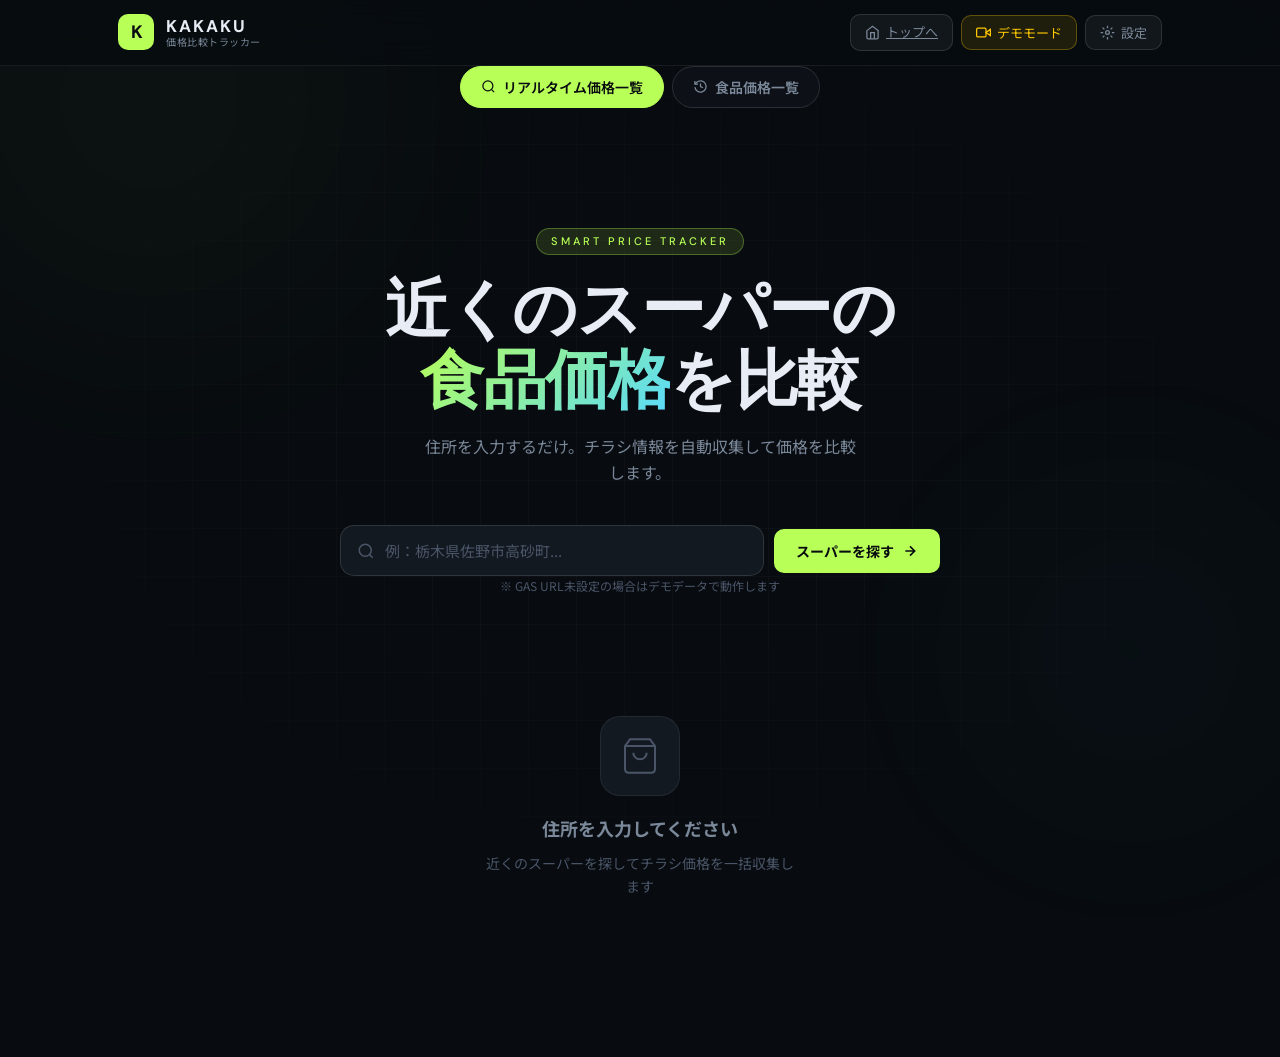
<file: index.html>
<!DOCTYPE html>
<html lang="ja">
<head>
  <meta charset="UTF-8">
  <meta name="viewport" content="width=device-width, initial-scale=1.0">
  <title>スーパーの食品価格比較アプリ</title>
  <link rel="preconnect" href="https://fonts.googleapis.com">
  <link href="https://fonts.googleapis.com/css2?family=DM+Sans:opsz,wght@9..40,300;9..40,500;9..40,700&family=Noto+Sans+JP:wght@300;400;500;700&family=DM+Mono:wght@400;500&display=swap" rel="stylesheet">
  <link rel="stylesheet" href="css/style.css">
</head>
<body>
  <div class="bg-glow bg-glow-1"></div>
  <div class="bg-glow bg-glow-2"></div>
  <div class="bg-grid"></div>

  <header class="header">
    <div class="header-inner">
      <div class="logo">
        <div class="logo-mark">K</div>
        <div class="logo-text">
          <span class="logo-main">KAKAKU</span>
          <span class="logo-sub">価格比較トラッカー</span>
        </div>
      </div>
      <nav class="header-nav">
        <a class="nav-btn" href="home.html">
          <svg width="15" height="15" viewBox="0 0 24 24" fill="none" stroke="currentColor" stroke-width="2"><path d="M3 9l9-7 9 7v11a2 2 0 0 1-2 2H5a2 2 0 0 1-2-2z"/><polyline points="9 22 9 12 15 12 15 22"/></svg>
          トップへ
        </a>
        <button class="nav-btn demo-btn" id="btnDemoMode">
          <svg width="15" height="15" viewBox="0 0 24 24" fill="none" stroke="currentColor" stroke-width="2"><polygon points="23 7 16 12 23 17 23 7"/><rect x="1" y="5" width="15" height="14" rx="2" ry="2"/></svg>
          デモモード
        </button>
        <button class="nav-btn" id="btnToggleSetup">
          <svg width="15" height="15" viewBox="0 0 24 24" fill="none" stroke="currentColor" stroke-width="2"><circle cx="12" cy="12" r="3"/><path d="M12 1v4M12 19v4M4.22 4.22l2.83 2.83M16.95 16.95l2.83 2.83M1 12h4M19 12h4M4.22 19.78l2.83-2.83M16.95 7.05l2.83-2.83"/></svg>
          設定
        </button>
        <a class="nav-btn highlighted" id="btnOpenSheet" style="display:none" target="_blank" rel="noopener">
          <svg width="15" height="15" viewBox="0 0 24 24" fill="none" stroke="currentColor" stroke-width="2"><rect x="3" y="3" width="18" height="18" rx="2"/><path d="M3 9h18M9 21V9"/></svg>
          スプレッドシートを開く
        </a>
      </nav>
      <!-- 携帯幅(@media max-width:640px)でのみ表示されるハンバーガーメニューボタン。
           2026-09-12、携帯画面でのヘッダー崩れ修正対応(ユーザー指摘)。クリック処理はjs/ui.js UI.initHeaderNav()側。 -->
      <button class="menu-toggle" id="btnHeaderMenuToggle" type="button" aria-label="メニューを開く" aria-expanded="false">☰</button>
    </div>
  </header>

  <!-- 設定ドロワー -->
  <div class="settings-overlay" id="settingsOverlay" style="display:none">
    <div class="settings-panel">
      <div class="settings-header">
        <h3>設定</h3>
        <button class="close-btn" id="drawerClose">
          <svg width="18" height="18" viewBox="0 0 24 24" fill="none" stroke="currentColor" stroke-width="2"><line x1="18" y1="6" x2="6" y2="18"/><line x1="6" y1="6" x2="18" y2="18"/></svg>
        </button>
      </div>
      <p class="settings-desc">設定はブラウザに保存されます。GAS URLなしでもデモモードで試せます。</p>
      <p class="settings-desc" style="color:#a6e3a1;margin-top:4px">
        📍 収集したい住所を登録してください。登録後「保存する」を押すと、その住所周辺のスーパー・ドラッグストアが自動で収集対象になります。
      </p>

      <div class="settings-fields">
        <!-- スプレッドシートURL -->
        <div class="field-group">
          <label class="field-label">スプレッドシート URL</label>
          <input type="text" id="sheetUrl" placeholder="https://docs.google.com/spreadsheets/d/..." class="field-input">
          <span class="field-hint">「価格一覧」ボタンのリンク先になります</span>
        </div>

        <!-- 区切り線 -->
        <div class="settings-divider"></div>

        <!-- 住所登録 -->
        <div class="field-group">
          <label class="field-label">収集対象の住所</label>
          <span class="field-hint" style="margin-bottom:12px;display:block">住所を登録すると、その周辺のスーパー・ドラッグストアが自動で収集対象になります</span>

          <div id="addressRows">
            <div class="address-row" style="display:flex;gap:8px;margin-bottom:8px">
              <input type="text" class="field-input address-input" placeholder="例: 栃木県足利市小俣町" style="flex:1">
              <button class="ghost-btn address-delete-btn" style="color:#f38ba8;border-color:rgba(243,139,168,0.4)">削除</button>
            </div>
          </div>
          <button class="add-row-btn" id="btnAddAddressRow">
            <svg width="13" height="13" viewBox="0 0 24 24" fill="none" stroke="currentColor" stroke-width="2.5"><line x1="12" y1="5" x2="12" y2="19"/><line x1="5" y1="12" x2="19" y2="12"/></svg>
            住所を追加
          </button>
        </div>

        <!-- 区切り線 -->
        <div class="settings-divider"></div>

        <!-- スケジュール収集設定 -->
        <div class="field-group">
          <label class="field-label">スケジュール収集</label>
          <div class="auto-collect-row" style="margin-bottom:12px">
            <div class="auto-collect-info">
              <span class="auto-collect-label">スケジュール収集</span>
              <span class="auto-collect-sub" id="lastCollectedAt">最終収集: 未収集</span>
            </div>
            <button class="toggle-btn" id="btnAutoCollect" data-on="false">
              <span class="toggle-knob"></span>
            </button>
          </div>

          <!-- スケジュール時間リスト -->
          <div id="scheduleTimeList"></div>
          <button class="add-row-btn" id="btnAddSchedule">
            <svg width="13" height="13" viewBox="0 0 24 24" fill="none" stroke="currentColor" stroke-width="2.5"><line x1="12" y1="5" x2="12" y2="19"/><line x1="5" y1="12" x2="19" y2="12"/></svg>
            時間を追加（最大5つ）
          </button>
          <span class="field-hint" style="margin-top:8px;display:block">指定時刻に自動収集します。保存時に設定が更新されます。</span>
        </div>

        <!-- 保存ボタン -->
        <div class="field-group">
          <button class="primary-btn" id="btnSaveConfig" style="width:100%">
            <svg width="15" height="15" viewBox="0 0 24 24" fill="none" stroke="currentColor" stroke-width="2"><path d="M19 21H5a2 2 0 0 1-2-2V5a2 2 0 0 1 2-2h11l5 5v11a2 2 0 0 1-2 2z"/><polyline points="17 21 17 13 7 13 7 21"/><polyline points="7 3 7 8 15 8"/></svg>
            保存する
          </button>
        </div>
        <!-- クリアボタン -->
        <div class="field-group">
          <button class="ghost-btn" id="btnClearFilter" style="width:100%;color:#f38ba8;border-color:rgba(243,139,168,0.4)">
            <svg width="15" height="15" viewBox="0 0 24 24" fill="none" stroke="currentColor" stroke-width="2"><polyline points="3 6 5 6 21 6"/><path d="M19 6v14a2 2 0 0 1-2 2H7a2 2 0 0 1-2-2V6m3 0V4a1 1 0 0 1 1-1h4a1 1 0 0 1 1 1v2"/></svg>
            検索フィルターをクリア
          </button>
        </div>
      </div>
    </div>
  </div>

  <!-- デモモードバナー -->
  <div id="demoBanner" style="display:none">
    <div class="demo-banner">
      <span class="demo-banner-icon">🎬</span>
      <span class="demo-banner-text">デモモード中 — すべてサンプルデータで動作しています</span>
      <button class="demo-banner-close" id="btnExitDemo">終了</button>
    </div>
  </div>

  <!-- 価格取得コマンドモーダル -->
  <div id="commandModal" style="display:none;position:fixed;inset:0;background:rgba(0,0,0,0.7);z-index:1000;display:none;align-items:center;justify-content:center">
    <div style="background:#1e1e2e;border:1px solid rgba(255,255,255,0.1);border-radius:16px;padding:28px;width:90%;max-width:560px">
      <div style="display:flex;justify-content:space-between;align-items:center;margin-bottom:16px">
        <h3 style="color:#cdd6f4;font-size:16px;margin:0">💻 ターミナルで以下のコマンドを実行してください</h3>
        <button id="btnCloseModal" style="background:none;border:none;color:#a6adc8;cursor:pointer;font-size:20px">✕</button>
      </div>

      <p style="color:#a6adc8;font-size:13px;margin-bottom:16px">①まずカレントディレクトリを移動してください</p>
      <div style="background:#313244;border-radius:8px;padding:12px 16px;margin-bottom:8px;display:flex;justify-content:space-between;align-items:center">
        <code style="color:#a6e3a1;font-size:13px;word-break:break-all">cd /Users/takadanariaki/IT/AI/チラシ価格取得アプリ/【最新】チラシ情報取得アプリ</code>
        <button onclick="navigator.clipboard.writeText('cd /Users/takadanariaki/IT/AI/チラシ価格取得アプリ/【最新】チラシ情報取得アプリ');this.textContent='✅';setTimeout(()=>this.textContent='コピー',2000)" style="background:#89b4fa;color:#1e1e2e;border:none;border-radius:6px;padding:4px 10px;cursor:pointer;font-size:12px;margin-left:10px;white-space:nowrap">コピー</button>
      </div>

      <p style="color:#a6adc8;font-size:13px;margin:16px 0 8px">②次にスクリプトを実行してください</p>
      <div style="background:#313244;border-radius:8px;padding:12px 16px;margin-bottom:20px;display:flex;justify-content:space-between;align-items:center">
        <code style="color:#a6e3a1;font-size:13px">python3 kakaku_now.py</code>
        <button onclick="navigator.clipboard.writeText('python3 kakaku_now.py');this.textContent='✅';setTimeout(()=>this.textContent='コピー',2000)" style="background:#89b4fa;color:#1e1e2e;border:none;border-radius:6px;padding:4px 10px;cursor:pointer;font-size:12px;margin-left:10px;white-space:nowrap">コピー</button>
      </div>

      <button id="btnCloseModal2" style="width:100%;background:#45475a;color:#cdd6f4;border:none;border-radius:8px;padding:10px;cursor:pointer;font-size:14px">閉じる</button>
    </div>
  </div>

  <!-- 平均価格モーダル -->
  <div id="priceModal" style="display:none;position:fixed;inset:0;background:rgba(0,0,0,0.7);z-index:1000;align-items:center;justify-content:center">
    <div style="background:#1e1e2e;border:1px solid rgba(255,255,255,0.1);border-radius:16px;padding:28px;width:90%;max-width:520px;max-height:80vh;overflow-y:auto">
      <div style="display:flex;justify-content:space-between;align-items:center;margin-bottom:16px">
        <h3 style="color:#cdd6f4;font-size:16px;margin:0">📊 価格情報</h3>
        <button id="btnClosePriceModal" style="background:none;border:none;color:#a6adc8;cursor:pointer;font-size:20px">✕</button>
      </div>
      <div id="priceModalBody"></div>
    </div>
  </div>

  <main class="main">
    <!-- メインタブ切り替え -->
    <div class="main-tabs" id="mainTabs">
      <button class="main-tab active" id="tabRealtime" data-tab="realtime">
        <svg width="15" height="15" viewBox="0 0 24 24" fill="none" stroke="currentColor" stroke-width="2"><circle cx="11" cy="11" r="8"/><path d="m21 21-4.35-4.35"/></svg>
        リアルタイム価格一覧
      </button>
      <button class="main-tab" id="tabHistory" data-tab="history">
        <svg width="15" height="15" viewBox="0 0 24 24" fill="none" stroke="currentColor" stroke-width="2"><path d="M3 3v5h5"/><path d="M3.05 13A9 9 0 1 0 6 5.3L3 8"/><path d="M12 7v5l4 2"/></svg>
        食品価格一覧
      </button>
    </div>

    <!-- リアルタイム収集タブ -->
    <div id="panelRealtime">
    <!-- ヒーロー検索 -->
    <section class="hero">
      <div class="hero-eyebrow">SMART PRICE TRACKER</div>
      <h1 class="hero-title">近くのスーパーの<br><span class="hero-accent">食品価格</span>を比較</h1>
      <p class="hero-desc">住所を入力するだけ。チラシ情報を自動収集して価格を比較します。</p>
      <div class="search-container">
        <div class="search-field" id="searchField">
          <svg class="search-ico" width="18" height="18" viewBox="0 0 24 24" fill="none" stroke="currentColor" stroke-width="2"><circle cx="11" cy="11" r="8"/><path d="m21 21-4.35-4.35"/></svg>
          <input type="text" id="addressInput" class="search-input" placeholder="例：栃木県佐野市高砂町...">
        </div>
        <button class="search-btn" id="btnSearchStores">
          スーパーを探す
          <svg width="16" height="16" viewBox="0 0 24 24" fill="none" stroke="currentColor" stroke-width="2.5"><path d="M5 12h14M12 5l7 7-7 7"/></svg>
        </button>
      </div>
      <p class="search-note">※ GAS URL未設定の場合はデモデータで動作します</p>
    </section>

    <!-- スーパー一覧 -->
    <section class="stores-section" id="storesSection" style="display:none">
      <div class="section-header">
        <div class="section-title-row">
          <h2 class="section-title">近くのスーパー</h2>
          <span class="count-chip" id="storeCount">0件</span>
        </div>
        <div class="section-actions">
          <button class="ghost-btn" id="btnSelectAll">すべて選択</button>
          <button class="primary-btn" id="btnCollectPrices">
            <svg width="15" height="15" viewBox="0 0 24 24" fill="none" stroke="currentColor" stroke-width="2.5"><polygon points="13 2 3 14 12 14 11 22 21 10 12 10 13 2"/></svg>
            チラシ収集
          </button>
        </div>
      </div>
      <div class="stores-grid" id="storesGrid"></div>
    </section>

    <!-- 収集中 -->
    <div class="loading-overlay" id="collectingOverlay" style="display:none">
      <div class="loading-card">
        <div class="loading-rings">
          <div class="ring ring-1"></div>
          <div class="ring ring-2"></div>
          <div class="ring ring-3"></div>
        </div>
        <p class="loading-title">チラシ情報を収集中</p>
        <p class="loading-store" id="collectingStoreName">—</p>
        <div class="progress-bar-track">
          <div class="progress-bar-fill" id="progressBar"></div>
        </div>
        <p class="loading-count" id="progressText">0 / 0</p>
      </div>
    </div>

    <!-- 価格比較結果 -->
    <section class="results-section" id="resultsSection" style="display:none">
      <div class="section-header">
        <div class="section-title-row">
          <h2 class="section-title">価格比較結果</h2>
          <span class="time-chip" id="resultDate"></span>
        </div>
        <p style="color:#a6adc8;font-size:12px;margin:6px 0 0 0">
          ✅ 収集が完了すると自動でスプレッドシートに保存されます
        </p>
        <div class="section-actions">
          <button class="ghost-btn" id="btnReCollect">再収集</button>
        </div>
      </div>

      <div class="ranking-strip" id="bestDealSection"></div>
      <div class="filter-tabs" id="categoryTabs"></div>

      <div class="table-container">
        <table class="price-table">
          <thead id="priceTableHead"></thead>
          <tbody id="priceTableBody"></tbody>
        </table>
      </div>
      <div class="save-feedback" id="saveStatus" style="display:none"></div>
    </section>

    <!-- 空状態 -->
    <div class="empty-state" id="emptyState">
      <div class="empty-icon-wrap">
        <svg width="40" height="40" viewBox="0 0 24 24" fill="none" stroke="currentColor" stroke-width="1.2"><path d="M6 2 3 6v14a2 2 0 0 0 2 2h14a2 2 0 0 0 2-2V6l-3-4z"/><line x1="3" y1="6" x2="21" y2="6"/><path d="M16 10a4 4 0 0 1-8 0"/></svg>
      </div>
      <p class="empty-title">住所を入力してください</p>
      <p class="empty-desc">近くのスーパーを探してチラシ価格を一括収集します</p>
    </div>
  </div><!-- /panelRealtime -->

  <!-- 履歴タブ -->
  <div id="panelHistory" style="display:none">
    <section class="hero" style="padding-bottom:20px">
      <div class="hero-eyebrow">HISTORY VIEWER</div>
      <h1 class="hero-title" style="font-size:clamp(28px,5vw,48px)">収集済みデータを<br><span class="hero-accent">確認する</span></h1>
      <p class="hero-desc">スプレッドシートに保存された価格データを表示します。</p>
    </section>

    <section class="stores-section" style="display:block">
      <div class="history-filter-card">
        <!-- 1行目: 住所・日付・食料品日用品 -->
        <div class="history-filter-row" style="margin-bottom:12px">
          <div class="field-group" style="margin:0;flex:1">
            <label class="field-label">住所</label>
            <select id="historyAddressSelect" class="field-input">
              <option value="">読み込み中...</option>
            </select>
          </div>
          <div class="field-group" style="margin:0;flex:1">
            <label class="field-label">収集日</label>
            <select id="historyDateSelect" class="field-input">
              <option value="">日付を選択してください</option>
            </select>
          </div>
          <div class="field-group" style="margin:0;flex:1">
            <label class="field-label">食料品 / 日用雑貨</label>
            <select id="historyTypeFilter" class="field-input">
              <option value="">すべて</option>
              <option value="food">食料品</option>
              <option value="daily">日用雑貨</option>
              <option value="other">その他</option>
            </select>
          </div>
        </div>

        <!-- 2行目: スーパー・品目を1行に -->
        <div class="history-filter-row" style="margin-bottom:12px">
          <div class="field-group" style="margin:0;flex:1">
            <label class="field-label">スーパー（複数選択可）</label>
            <div id="storeMultiSelect" style="margin-top:6px"></div>
          </div>
          <div id="itemMultiSelectWrap" style="flex:1;display:none">
            <label class="field-label" style="margin-bottom:6px;display:block">品種（複数選択可）</label>
            <div id="itemMultiSelect"></div>
          </div>
        </div>

        <!-- 3行目: 表示モード・読み込みボタン -->
        <div class="history-filter-row">
          <div class="field-group" style="margin:0;flex:1">
            <label class="field-label">表示モード</label>
            <div style="display:flex;gap:8px;margin-top:6px">
              <button class="mode-btn active" id="btnModeNormal" style="flex:1">
                通常表示
              </button>
              <button class="mode-btn" id="btnModeCheapest" style="flex:1">
                ★ 品種別最安値
              </button>
            </div>
          </div>
          <button class="primary-btn" id="btnLoadHistory" style="align-self:flex-end;white-space:nowrap">
            <svg width="15" height="15" viewBox="0 0 24 24" fill="none" stroke="currentColor" stroke-width="2"><path d="M3 3v5h5"/><path d="M3.05 13A9 9 0 1 0 6 5.3L3 8"/></svg>
            読み込む
          </button>
        </div>
      </div>
    </section>

    <!-- 履歴結果 -->
    <section class="results-section" id="historyResultsSection" style="display:none">
      <div class="section-header">
        <div class="section-title-row">
          <h2 class="section-title">価格一覧</h2>
          <span class="time-chip" id="historyResultDate"></span>
        </div>
      </div>
      <div class="ranking-strip" id="historyBestDealSection"></div>
      <div class="filter-tabs" id="historyCategoryTabs"></div>
      <div class="table-container">
        <table class="price-table">
          <thead id="historyTableHead"></thead>
          <tbody id="historyTableBody"></tbody>
        </table>
      </div>
    </section>

    <div class="empty-state" id="historyEmptyState">
      <div class="empty-icon-wrap">
        <svg width="40" height="40" viewBox="0 0 24 24" fill="none" stroke="currentColor" stroke-width="1.2"><path d="M3 3v5h5"/><path d="M3.05 13A9 9 0 1 0 6 5.3L3 8"/><path d="M12 7v5l4 2"/></svg>
      </div>
      <p class="empty-title">スーパーと日付を選択してください</p>
      <p class="empty-desc">収集済みのデータを表示します</p>
    </div>
  </div><!-- /panelHistory -->
  </main>

  <div class="toast-wrap" id="toastContainer"></div>

  <script src="js/config.js"></script>
  <script src="js/scraper.js"></script>
  <script src="js/ui.js"></script>
  <script src="js/app.js"></script>
</body>
</html>
</file>
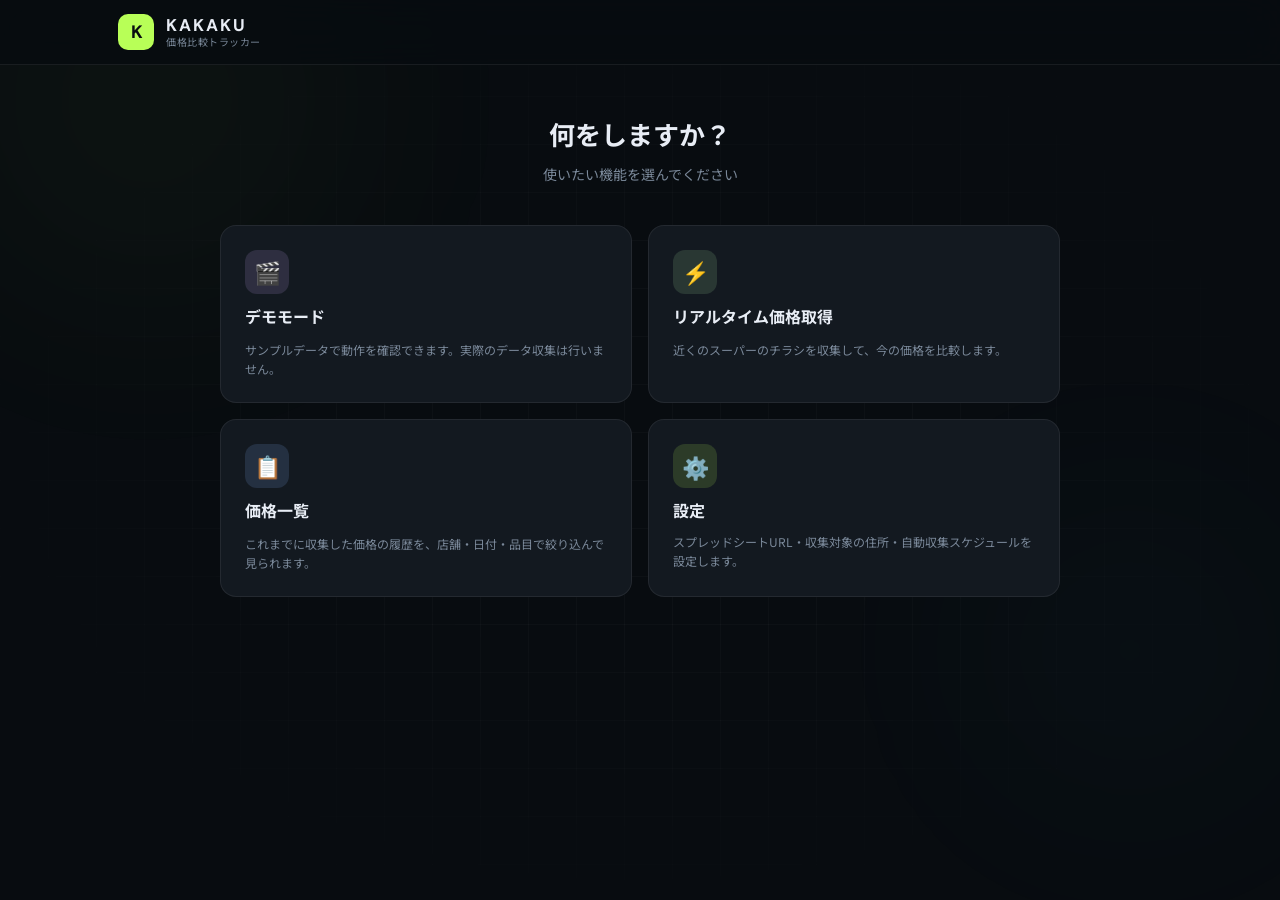
<file: home.html>
<!DOCTYPE html>
<html lang="ja">
<head>
  <meta charset="UTF-8">
  <meta name="viewport" content="width=device-width, initial-scale=1.0">
  <title>KAKAKU — トップ</title>
  <link rel="preconnect" href="https://fonts.googleapis.com">
  <link href="https://fonts.googleapis.com/css2?family=DM+Sans:opsz,wght@9..40,300;9..40,500;9..40,700&family=Noto+Sans+JP:wght@300;400;500;700&family=DM+Mono:wght@400;500&display=swap" rel="stylesheet">
  <link rel="stylesheet" href="css/style.css">
  <style>
    .home-main {
      max-width: 880px;
      margin: 0 auto;
      padding: 48px 20px 80px;
      position: relative;
      z-index: 1;
    }
    .home-hero {
      text-align: center;
      margin-bottom: 40px;
    }
    .home-hero h1 {
      font-size: 26px;
      font-weight: 700;
      color: var(--text);
      margin-bottom: 8px;
    }
    .home-hero p {
      font-size: 14px;
      color: var(--text2);
    }
    .home-grid {
      display: grid;
      grid-template-columns: repeat(2, 1fr);
      gap: 16px;
    }
    @media (max-width: 640px) {
      .home-grid { grid-template-columns: 1fr; }
    }
    .home-card {
      display: flex;
      flex-direction: column;
      align-items: flex-start;
      gap: 10px;
      background: var(--bg3);
      border: 1px solid var(--border);
      border-radius: var(--radius);
      padding: 24px;
      text-align: left;
      cursor: pointer;
      transition: all 0.2s;
      text-decoration: none;
      color: var(--text);
      font-family: inherit;
    }
    .home-card:hover {
      border-color: var(--border2);
      transform: translateY(-2px);
    }
    .home-card-icon {
      width: 44px;
      height: 44px;
      border-radius: 12px;
      display: flex;
      align-items: center;
      justify-content: center;
      font-size: 22px;
    }
    .home-card-title {
      font-size: 16px;
      font-weight: 700;
      color: var(--text);
    }
    .home-card-desc {
      font-size: 12px;
      color: var(--text2);
      line-height: 1.6;
    }
  </style>
</head>
<body>
  <div class="bg-glow bg-glow-1"></div>
  <div class="bg-glow bg-glow-2"></div>
  <div class="bg-grid"></div>

  <header class="header">
    <div class="header-inner">
      <div class="logo">
        <div class="logo-mark">K</div>
        <div class="logo-text">
          <span class="logo-main">KAKAKU</span>
          <span class="logo-sub">価格比較トラッカー</span>
        </div>
      </div>
    </div>
  </header>

  <main class="home-main">
    <div class="home-hero">
      <h1>何をしますか？</h1>
      <p>使いたい機能を選んでください</p>
    </div>

    <div class="home-grid">
      <a class="home-card" href="index.html?demo=1">
        <div class="home-card-icon" style="background:rgba(203,166,247,0.15);color:#cba6f7">🎬</div>
        <div class="home-card-title">デモモード</div>
        <div class="home-card-desc">サンプルデータで動作を確認できます。実際のデータ収集は行いません。</div>
      </a>

      <a class="home-card" href="index.html">
        <div class="home-card-icon" style="background:rgba(166,227,161,0.15);color:#a6e3a1">⚡</div>
        <div class="home-card-title">リアルタイム価格取得</div>
        <div class="home-card-desc">近くのスーパーのチラシを収集して、今の価格を比較します。</div>
      </a>

      <a class="home-card" href="prices.html">
        <div class="home-card-icon" style="background:rgba(137,180,250,0.15);color:#89b4fa">📋</div>
        <div class="home-card-title">価格一覧</div>
        <div class="home-card-desc">これまでに収集した価格の履歴を、店舗・日付・品目で絞り込んで見られます。</div>
      </a>

      <button class="home-card" id="btnToggleSetup" type="button">
        <div class="home-card-icon" style="background:rgba(184,255,87,0.15);color:#b8ff57">⚙️</div>
        <div class="home-card-title">設定</div>
        <div class="home-card-desc">スプレッドシートURL・収集対象の住所・自動収集スケジュールを設定します。</div>
      </button>
    </div>
  </main>

  <!-- 設定ドロワー -->
  <div class="settings-overlay" id="settingsOverlay" style="display:none">
    <div class="settings-panel">
      <div class="settings-header">
        <h3>設定</h3>
        <button class="close-btn" id="drawerClose">
          <svg width="18" height="18" viewBox="0 0 24 24" fill="none" stroke="currentColor" stroke-width="2"><line x1="18" y1="6" x2="6" y2="18"/><line x1="6" y1="6" x2="18" y2="18"/></svg>
        </button>
      </div>
      <p class="settings-desc">設定はブラウザに保存されます。GAS URLなしでもデモモードで試せます。</p>
      <p class="settings-desc" style="color:#a6e3a1;margin-top:4px">
        📍 収集したい住所を登録してください。登録後「保存する」を押すと、その住所周辺のスーパー・ドラッグストアが自動で収集対象になります。
      </p>

      <div class="settings-fields">
        <!-- スプレッドシートURL -->
        <div class="field-group">
          <label class="field-label">スプレッドシート URL</label>
          <input type="text" id="sheetUrl" placeholder="https://docs.google.com/spreadsheets/d/..." class="field-input">
          <span class="field-hint">「価格一覧」ボタンのリンク先になります</span>
        </div>

        <!-- 区切り線 -->
        <div class="settings-divider"></div>

        <!-- 住所登録 -->
        <div class="field-group">
          <label class="field-label">収集対象の住所</label>
          <span class="field-hint" style="margin-bottom:12px;display:block">住所を登録すると、その周辺のスーパー・ドラッグストアが自動で収集対象になります</span>

          <div id="addressRows">
            <div class="address-row" style="display:flex;gap:8px;margin-bottom:8px">
              <input type="text" class="field-input address-input" placeholder="例: 栃木県足利市小俣町" style="flex:1">
              <button class="ghost-btn address-delete-btn" style="color:#f38ba8;border-color:rgba(243,139,168,0.4)">削除</button>
            </div>
          </div>
          <button class="add-row-btn" id="btnAddAddressRow">
            <svg width="13" height="13" viewBox="0 0 24 24" fill="none" stroke="currentColor" stroke-width="2.5"><line x1="12" y1="5" x2="12" y2="19"/><line x1="5" y1="12" x2="19" y2="12"/></svg>
            住所を追加
          </button>
        </div>

        <!-- 区切り線 -->
        <div class="settings-divider"></div>

        <!-- スケジュール収集設定 -->
        <div class="field-group">
          <label class="field-label">スケジュール収集</label>
          <div class="auto-collect-row" style="margin-bottom:12px">
            <div class="auto-collect-info">
              <span class="auto-collect-label">スケジュール収集</span>
              <span class="auto-collect-sub" id="lastCollectedAt">最終収集: 未収集</span>
            </div>
            <button class="toggle-btn" id="btnAutoCollect" data-on="false">
              <span class="toggle-knob"></span>
            </button>
          </div>

          <!-- スケジュール時間リスト -->
          <div id="scheduleTimeList"></div>
          <button class="add-row-btn" id="btnAddSchedule">
            <svg width="13" height="13" viewBox="0 0 24 24" fill="none" stroke="currentColor" stroke-width="2.5"><line x1="12" y1="5" x2="12" y2="19"/><line x1="5" y1="12" x2="19" y2="12"/></svg>
            時間を追加（最大5つ）
          </button>
          <span class="field-hint" style="margin-top:8px;display:block">指定時刻に自動収集します。保存時に設定が更新されます。</span>
        </div>

        <!-- 保存ボタン -->
        <div class="field-group">
          <button class="primary-btn" id="btnSaveConfig" style="width:100%">
            <svg width="15" height="15" viewBox="0 0 24 24" fill="none" stroke="currentColor" stroke-width="2"><path d="M19 21H5a2 2 0 0 1-2-2V5a2 2 0 0 1 2-2h11l5 5v11a2 2 0 0 1-2 2z"/><polyline points="17 21 17 13 7 13 7 21"/><polyline points="7 3 7 8 15 8"/></svg>
            保存する
          </button>
        </div>
      </div>
    </div>
  </div>

  <div id="toastContainer" class="toast-container"></div>

  <script src="js/config.js"></script>
  <script src="js/scraper.js"></script>
  <script src="js/ui.js"></script>
  <script src="js/app.js"></script>
</body>
</html>
</file>
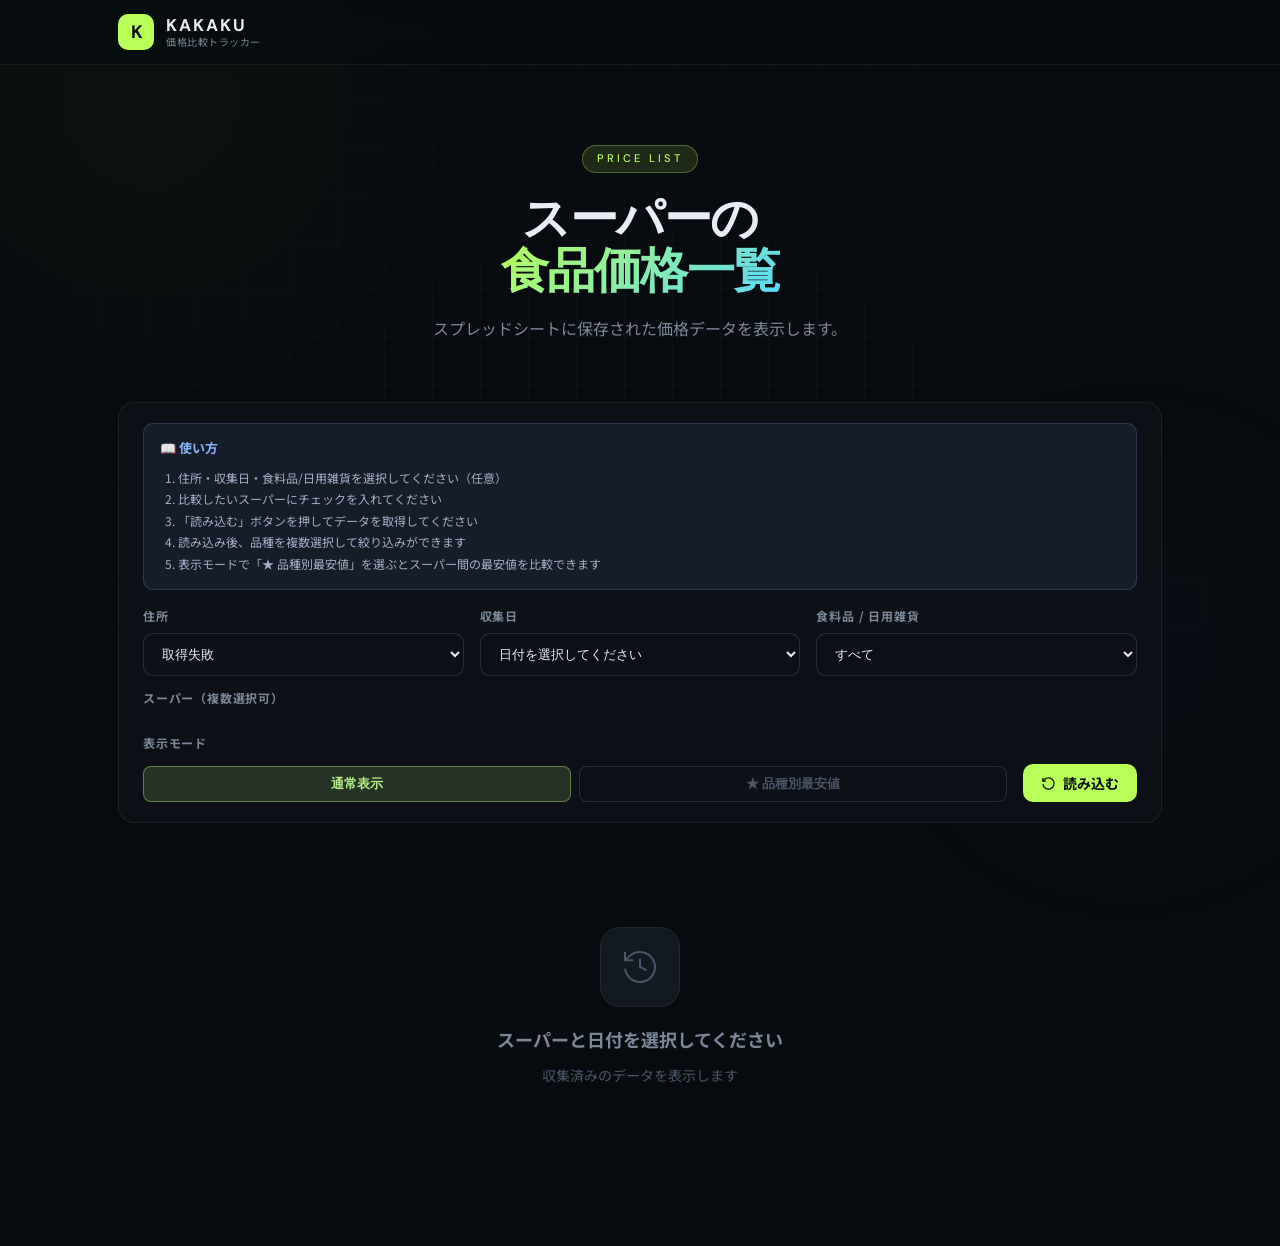
<file: prices.html>
<!DOCTYPE html>
<html lang="ja">
<head>
  <meta charset="UTF-8">
  <meta name="viewport" content="width=device-width, initial-scale=1.0">
  <title>食品価格一覧 - スーパーの食品価格比較アプリ</title>
  <link rel="preconnect" href="https://fonts.googleapis.com">
  <link href="https://fonts.googleapis.com/css2?family=DM+Sans:opsz,wght@9..40,300;9..40,500;9..40,700&family=Noto+Sans+JP:wght@300;400;500;700&family=DM+Mono:wght@400;500&display=swap" rel="stylesheet">
  <link rel="stylesheet" href="css/style.css">
</head>
<body data-page="prices">
  <div class="bg-glow bg-glow-1"></div>
  <div class="bg-glow bg-glow-2"></div>
  <div class="bg-grid"></div>

  <header class="header">
    <div class="header-inner">
      <div class="logo">
        <div class="logo-mark">K</div>
        <div class="logo-text">
          <span class="logo-main">KAKAKU</span>
          <span class="logo-sub">価格比較トラッカー</span>
        </div>
      </div>
      <nav class="header-nav">
        <button class="nav-btn demo-btn" id="btnDemoMode" style="display:none">デモモード</button>
        <button class="nav-btn" id="btnToggleSetup" style="display:none">設定</button>
        <a class="nav-btn highlighted" id="btnOpenSheet" style="display:none" target="_blank" rel="noopener">価格一覧</a>
      </nav>
      <!-- 携帯幅(@media max-width:640px)でのみ表示されるハンバーガーメニューボタン。
           2026-09-12、携帯画面でのヘッダー崩れ修正対応(ユーザー指摘)。クリック処理はjs/ui.js UI.initHeaderNav()側。 -->
      <button class="menu-toggle" id="btnHeaderMenuToggle" type="button" aria-label="メニューを開く" aria-expanded="false">☰</button>
    </div>
  </header>

  <!-- 設定ドロワー -->
  <div class="settings-overlay" id="settingsOverlay" style="display:none">
    <div class="settings-panel">
      <div class="settings-header">
        <h3>設定</h3>
        <button class="close-btn" id="drawerClose">
          <svg width="18" height="18" viewBox="0 0 24 24" fill="none" stroke="currentColor" stroke-width="2"><line x1="18" y1="6" x2="6" y2="18"/><line x1="6" y1="6" x2="18" y2="18"/></svg>
        </button>
      </div>
      <p class="settings-desc">設定はブラウザに保存されます。GAS URLなしでもデモモードで試せます。</p>
      <p class="settings-desc" style="color:#a6e3a1;margin-top:4px">
        📍 取得したい住所とスーパーを登録してください。登録後「保存する」を押すとスプレッドシートに反映されます。
      </p>

      <div class="settings-fields">
        <!-- スプレッドシートURL -->
        <div class="field-group">
          <label class="field-label">スプレッドシート URL</label>
          <input type="text" id="sheetUrl" placeholder="https://docs.google.com/spreadsheets/d/..." class="field-input">
          <span class="field-hint">「価格一覧」ボタンのリンク先になります</span>
        </div>

        <!-- 区切り線 -->
        <div class="settings-divider"></div>

        <!-- 登録スーパー -->
        <div class="field-group">
          <label class="field-label">登録スーパー</label>
          <span class="field-hint" style="margin-bottom:12px;display:block">住所を入力してスーパーを検索・登録してください</span>

          <!-- スーパー検索欄（最初は1欄） -->
          <div id="storeSearchRows">
            <div class="store-search-row" data-row="0">
              <div class="store-search-input-wrap">
                <input type="text" class="field-input store-address-input" placeholder="例: 栃木県足利市小俣町">
                <button class="ghost-btn store-search-btn">検索</button>
              </div>
              <!-- 候補リスト -->
              <div class="store-candidates" style="display:none"></div>
            </div>
          </div>
          <button class="add-row-btn" id="btnAddStoreRow">
            <svg width="13" height="13" viewBox="0 0 24 24" fill="none" stroke="currentColor" stroke-width="2.5"><line x1="12" y1="5" x2="12" y2="19"/><line x1="5" y1="12" x2="19" y2="12"/></svg>
            検索欄を追加
          </button>
        </div>

        <!-- 登録済みスーパー一覧 -->
        <div class="field-group" id="registeredStoresSection" style="display:none">
          <label class="field-label">登録済みスーパー</label>
          <div id="registeredStoresList"></div>
        </div>

        <!-- 区切り線 -->
        <div class="settings-divider"></div>

        <!-- スケジュール収集設定 -->
        <div class="field-group">
          <label class="field-label">スケジュール収集</label>
          <div class="auto-collect-row" style="margin-bottom:12px">
            <div class="auto-collect-info">
              <span class="auto-collect-label">スケジュール収集</span>
              <span class="auto-collect-sub" id="lastCollectedAt">最終収集: 未収集</span>
            </div>
            <button class="toggle-btn" id="btnAutoCollect" data-on="false">
              <span class="toggle-knob"></span>
            </button>
          </div>

          <!-- スケジュール時間リスト -->
          <div id="scheduleTimeList"></div>
          <button class="add-row-btn" id="btnAddSchedule">
            <svg width="13" height="13" viewBox="0 0 24 24" fill="none" stroke="currentColor" stroke-width="2.5"><line x1="12" y1="5" x2="12" y2="19"/><line x1="5" y1="12" x2="19" y2="12"/></svg>
            時間を追加（最大5つ）
          </button>
          <span class="field-hint" style="margin-top:8px;display:block">GASのトリガーで指定時刻に自動収集します。保存時にトリガーが自動更新されます。</span>
        </div>

        <!-- 保存ボタン -->
        <div class="field-group">
          <button class="primary-btn" id="btnSaveConfig" style="width:100%">
            <svg width="15" height="15" viewBox="0 0 24 24" fill="none" stroke="currentColor" stroke-width="2"><path d="M19 21H5a2 2 0 0 1-2-2V5a2 2 0 0 1 2-2h11l5 5v11a2 2 0 0 1-2 2z"/><polyline points="17 21 17 13 7 13 7 21"/><polyline points="7 3 7 8 15 8"/></svg>
            保存する
          </button>
        </div>
        <!-- クリアボタン -->
        <div class="field-group">
          <button class="ghost-btn" id="btnClearFilter" style="width:100%;color:#f38ba8;border-color:rgba(243,139,168,0.4)">
            <svg width="15" height="15" viewBox="0 0 24 24" fill="none" stroke="currentColor" stroke-width="2"><polyline points="3 6 5 6 21 6"/><path d="M19 6v14a2 2 0 0 1-2 2H7a2 2 0 0 1-2-2V6m3 0V4a1 1 0 0 1 1-1h4a1 1 0 0 1 1 1v2"/></svg>
            検索フィルターをクリア
          </button>
        </div>
      </div>

      <button class="save-btn" id="btnSaveConfig">保存する</button>
    </div>
  </div>

  <!-- デモモードバナー -->
  <div id="demoBanner" style="display:none">
    <div class="demo-banner">
      <span class="demo-banner-icon">🎬</span>
      <span class="demo-banner-text">デモモード中 — すべてサンプルデータで動作しています</span>
      <button class="demo-banner-close" id="btnExitDemo">終了</button>
    </div>
  </div>

  <!-- 平均価格モーダル -->
  <div id="priceModal" style="display:none;position:fixed;inset:0;background:rgba(0,0,0,0.7);z-index:1000;align-items:center;justify-content:center">
    <div style="background:#1e1e2e;border:1px solid rgba(255,255,255,0.1);border-radius:16px;padding:28px;width:90%;max-width:520px;max-height:80vh;overflow-y:auto">
      <div style="display:flex;justify-content:space-between;align-items:center;margin-bottom:16px">
        <h3 style="color:#cdd6f4;font-size:16px;margin:0">📊 価格情報</h3>
        <button id="btnClosePriceModal" style="background:none;border:none;color:#a6adc8;cursor:pointer;font-size:20px">✕</button>
      </div>
      <div id="priceModalBody"></div>
    </div>
  </div>

  <main class="main">
    <!-- タブ非表示（食品価格一覧のみ表示） -->
    <div class="main-tabs" id="mainTabs" style="display:none">
      <button class="main-tab" id="tabRealtime" data-tab="realtime">
        リアルタイム価格一覧
      </button>
      <button class="main-tab active" id="tabHistory" data-tab="history">
        食品価格一覧
      </button>
    </div>

    <!-- リアルタイム収集タブ -->
    <div id="panelRealtime" style="display:none">
    <!-- ヒーロー検索 -->
    <section class="hero">
      <div class="hero-eyebrow">SMART PRICE TRACKER</div>
      <h1 class="hero-title">近くのスーパーの<br><span class="hero-accent">食品価格</span>を比較</h1>
      <p class="hero-desc">住所を入力するだけ。チラシ情報を自動収集して価格を比較します。</p>
      <div class="search-container">
        <div class="search-field" id="searchField">
          <svg class="search-ico" width="18" height="18" viewBox="0 0 24 24" fill="none" stroke="currentColor" stroke-width="2"><circle cx="11" cy="11" r="8"/><path d="m21 21-4.35-4.35"/></svg>
          <input type="text" id="addressInput" class="search-input" placeholder="例：栃木県佐野市高砂町...">
        </div>
        <button class="search-btn" id="btnSearchStores">
          スーパーを探す
          <svg width="16" height="16" viewBox="0 0 24 24" fill="none" stroke="currentColor" stroke-width="2.5"><path d="M5 12h14M12 5l7 7-7 7"/></svg>
        </button>
      </div>
      <p class="search-note">※ GAS URL未設定の場合はデモデータで動作します</p>
    </section>

    <!-- スーパー一覧 -->
    <section class="stores-section" id="storesSection" style="display:none">
      <div class="section-header">
        <div class="section-title-row">
          <h2 class="section-title">近くのスーパー</h2>
          <span class="count-chip" id="storeCount">0件</span>
        </div>
        <div class="section-actions">
          <button class="ghost-btn" id="btnSelectAll">すべて選択</button>
          <button class="primary-btn" id="btnCollectPrices">
            <svg width="15" height="15" viewBox="0 0 24 24" fill="none" stroke="currentColor" stroke-width="2.5"><polygon points="13 2 3 14 12 14 11 22 21 10 12 10 13 2"/></svg>
            チラシ収集
          </button>
        </div>
      </div>
      <div class="stores-grid" id="storesGrid"></div>
    </section>

    <!-- 収集中 -->
    <div class="loading-overlay" id="collectingOverlay" style="display:none">
      <div class="loading-card">
        <div class="loading-rings">
          <div class="ring ring-1"></div>
          <div class="ring ring-2"></div>
          <div class="ring ring-3"></div>
        </div>
        <p class="loading-title">チラシ情報を収集中</p>
        <p class="loading-store" id="collectingStoreName">—</p>
        <div class="progress-bar-track">
          <div class="progress-bar-fill" id="progressBar"></div>
        </div>
        <p class="loading-count" id="progressText">0 / 0</p>
      </div>
    </div>

    <!-- 価格比較結果 -->
    <section class="results-section" id="resultsSection" style="display:none">
      <div class="section-header">
        <div class="section-title-row">
          <h2 class="section-title">価格比較結果</h2>
          <span class="time-chip" id="resultDate"></span>
        </div>
        <div class="section-actions">
          <button class="ghost-btn" id="btnReCollect">再収集</button>
          <button class="primary-btn" id="btnExportSheet">
            <svg width="15" height="15" viewBox="0 0 24 24" fill="none" stroke="currentColor" stroke-width="2"><path d="M21 15v4a2 2 0 0 1-2 2H5a2 2 0 0 1-2-2v-4"/><polyline points="7 10 12 15 17 10"/><line x1="12" y1="15" x2="12" y2="3"/></svg>
            シートに保存
          </button>
        </div>
      </div>

      <div class="ranking-strip" id="bestDealSection"></div>
      <div class="filter-tabs" id="categoryTabs"></div>

      <div class="table-container">
        <table class="price-table">
          <thead id="priceTableHead"></thead>
          <tbody id="priceTableBody"></tbody>
        </table>
      </div>
      <div class="save-feedback" id="saveStatus" style="display:none"></div>
    </section>

    <!-- 空状態 -->
    <div class="empty-state" id="emptyState">
      <div class="empty-icon-wrap">
        <svg width="40" height="40" viewBox="0 0 24 24" fill="none" stroke="currentColor" stroke-width="1.2"><path d="M6 2 3 6v14a2 2 0 0 0 2 2h14a2 2 0 0 0 2-2V6l-3-4z"/><line x1="3" y1="6" x2="21" y2="6"/><path d="M16 10a4 4 0 0 1-8 0"/></svg>
      </div>
      <p class="empty-title">住所を入力してください</p>
      <p class="empty-desc">近くのスーパーを探してチラシ価格を一括収集します</p>
    </div>
  </div><!-- /panelRealtime -->

  <!-- 履歴タブ -->
  <div id="panelHistory" style="display:block">
    <section class="hero" style="padding-bottom:20px">
      <div class="hero-eyebrow">PRICE LIST</div>
      <h1 class="hero-title" style="font-size:clamp(28px,5vw,48px)">スーパーの<br><span class="hero-accent">食品価格一覧</span></h1>
      <p class="hero-desc">スプレッドシートに保存された価格データを表示します。</p>
    </section>

    <section class="stores-section" style="display:block">
      <div class="history-filter-card">

        <!-- 使い方説明 -->
        <div style="background:rgba(137,180,250,0.08);border:1px solid rgba(137,180,250,0.2);border-radius:10px;padding:14px 16px;margin-bottom:16px">
          <p style="color:#89b4fa;font-size:13px;font-weight:700;margin-bottom:8px">📖 使い方</p>
          <ol style="color:#a6adc8;font-size:12px;line-height:1.8;margin:0;padding-left:18px">
            <li>住所・収集日・食料品/日用雑貨を選択してください（任意）</li>
            <li>比較したいスーパーにチェックを入れてください</li>
            <li>「読み込む」ボタンを押してデータを取得してください</li>
            <li>読み込み後、品種を複数選択して絞り込みができます</li>
            <li>表示モードで「★ 品種別最安値」を選ぶとスーパー間の最安値を比較できます</li>
          </ol>
        </div>

        <!-- 1行目: 住所・日付・食料品日用品 -->
        <div class="history-filter-row" style="margin-bottom:12px">
          <div class="field-group" style="margin:0;flex:1">
            <label class="field-label">住所</label>
            <select id="historyAddressSelect" class="field-input">
              <option value="">読み込み中...</option>
            </select>
          </div>
          <div class="field-group" style="margin:0;flex:1">
            <label class="field-label">収集日</label>
            <select id="historyDateSelect" class="field-input">
              <option value="">日付を選択してください</option>
            </select>
          </div>
          <div class="field-group" style="margin:0;flex:1">
            <label class="field-label">食料品 / 日用雑貨</label>
            <select id="historyTypeFilter" class="field-input">
              <option value="">すべて</option>
              <option value="food">食料品</option>
              <option value="daily">日用雑貨</option>
              <option value="other">その他</option>
            </select>
          </div>
        </div>

        <!-- 2行目: スーパー・品目を1行に -->
        <div class="history-filter-row" style="margin-bottom:12px">
          <div class="field-group" style="margin:0;flex:1">
            <label class="field-label">スーパー（複数選択可）</label>
            <div id="storeMultiSelect" style="margin-top:6px"></div>
          </div>
          <div id="itemMultiSelectWrap" style="flex:1;display:none">
            <label class="field-label" style="margin-bottom:6px;display:block">品種（複数選択可）</label>
            <div id="itemMultiSelect"></div>
          </div>
        </div>

        <!-- 3行目: 表示モード・読み込みボタン -->
        <div class="history-filter-row">
          <div class="field-group" style="margin:0;flex:1">
            <label class="field-label">表示モード</label>
            <div style="display:flex;gap:8px;margin-top:6px">
              <button class="mode-btn active" id="btnModeNormal" style="flex:1">
                通常表示
              </button>
              <button class="mode-btn" id="btnModeCheapest" style="flex:1">
                ★ 品種別最安値
              </button>
            </div>
          </div>
          <button class="primary-btn" id="btnLoadHistory" style="align-self:flex-end;white-space:nowrap">
            <svg width="15" height="15" viewBox="0 0 24 24" fill="none" stroke="currentColor" stroke-width="2"><path d="M3 3v5h5"/><path d="M3.05 13A9 9 0 1 0 6 5.3L3 8"/></svg>
            読み込む
          </button>
        </div>
      </div>
    </section>

    <!-- 履歴結果 -->
    <section class="results-section" id="historyResultsSection" style="display:none">
      <div class="section-header">
        <div class="section-title-row">
          <h2 class="section-title">価格一覧</h2>
          <span class="time-chip" id="historyResultDate"></span>
        </div>
      </div>
      <div class="ranking-strip" id="historyBestDealSection"></div>
      <div class="filter-tabs" id="historyCategoryTabs"></div>
      <div class="table-container">
        <table class="price-table">
          <thead id="historyTableHead"></thead>
          <tbody id="historyTableBody"></tbody>
        </table>
      </div>
    </section>

    <div class="empty-state" id="historyEmptyState">
      <div class="empty-icon-wrap">
        <svg width="40" height="40" viewBox="0 0 24 24" fill="none" stroke="currentColor" stroke-width="1.2"><path d="M3 3v5h5"/><path d="M3.05 13A9 9 0 1 0 6 5.3L3 8"/><path d="M12 7v5l4 2"/></svg>
      </div>
      <p class="empty-title">スーパーと日付を選択してください</p>
      <p class="empty-desc">収集済みのデータを表示します</p>
    </div>
  </div><!-- /panelHistory -->
  </main>

  <div class="toast-wrap" id="toastContainer"></div>

  <script src="js/config.js"></script>
  <script src="js/scraper.js"></script>
  <script src="js/ui.js"></script>
  <script src="js/app.js"></script>
</body>
</html>
</file>
<file: css/style.css>
/* ============================================
   KAKAKU — Premium Price Tracker
   ============================================ */

:root {
  --bg:         #080c10;
  --bg2:        #0d1117;
  --bg3:        #131920;
  --bg4:        #1a2230;
  --border:     rgba(255,255,255,0.07);
  --border2:    rgba(255,255,255,0.12);
  --lime:       #b8ff57;
  --lime-dim:   rgba(184,255,87,0.12);
  --lime-glow:  rgba(184,255,87,0.25);
  --cyan:       #57d9ff;
  --red:        #ff6b6b;
  --text:       #e8edf5;
  --text2:      #7a8899;
  --text3:      #4a5568;
  --radius:     16px;
  --radius-sm:  10px;
  --font-body:  'Noto Sans JP', 'DM Sans', sans-serif;
  --font-en:    'DM Sans', sans-serif;
  --font-mono:  'DM Mono', monospace;
}

*, *::before, *::after { box-sizing: border-box; margin: 0; padding: 0; }
html { scroll-behavior: smooth; }

body {
  font-family: var(--font-body);
  background: var(--bg);
  color: var(--text);
  min-height: 100vh;
  overflow-x: hidden;
  line-height: 1.6;
}

/* ── 背景 ── */
.bg-glow {
  position: fixed; pointer-events: none; z-index: 0;
  border-radius: 50%; filter: blur(120px); opacity: 0.4;
}
.bg-glow-1 {
  width: 600px; height: 600px;
  background: radial-gradient(circle, rgba(184,255,87,0.15), transparent 70%);
  top: -200px; left: -150px;
}
.bg-glow-2 {
  width: 500px; height: 500px;
  background: radial-gradient(circle, rgba(87,217,255,0.1), transparent 70%);
  bottom: 0; right: -100px;
}
.bg-grid {
  position: fixed; inset: 0; z-index: 0; pointer-events: none;
  background-image:
    linear-gradient(rgba(255,255,255,0.025) 1px, transparent 1px),
    linear-gradient(90deg, rgba(255,255,255,0.025) 1px, transparent 1px);
  background-size: 48px 48px;
  mask-image: radial-gradient(ellipse at center, black 30%, transparent 80%);
}

/* ── ヘッダー ── */
.header {
  position: sticky; top: 0; z-index: 100;
  background: rgba(8,12,16,0.85);
  backdrop-filter: blur(20px) saturate(180%);
  border-bottom: 1px solid var(--border);
}
.header-inner {
  max-width: 1100px; margin: 0 auto;
  display: flex; align-items: center; justify-content: space-between;
  padding: 14px 28px;
}
.logo { display: flex; align-items: center; gap: 12px; }
.logo-mark {
  width: 36px; height: 36px; border-radius: 10px;
  background: var(--lime); color: #080c10;
  display: flex; align-items: center; justify-content: center;
  font-family: var(--font-en); font-weight: 700; font-size: 18px;
  letter-spacing: -1px; flex-shrink: 0;
}
.logo-text { display: flex; flex-direction: column; line-height: 1.15; }
.logo-main {
  font-family: var(--font-en); font-weight: 700; font-size: 17px;
  color: var(--text); letter-spacing: 2px;
}
.logo-sub { font-size: 10px; color: var(--text2); letter-spacing: 0.5px; }

.header-nav { display: flex; gap: 8px; align-items: center; }

/* ハンバーガーメニューボタン: PC幅では常にdisplay:noneのまま(@media内でのみ表示する)。
   2026-09-12、携帯画面でのヘッダー崩れ修正の一環として追加(ユーザー指摘)。 */
.menu-toggle {
  display: none; flex-shrink: 0;
  align-items: center; justify-content: center;
  width: 36px; height: 36px;
  background: rgba(255,255,255,0.05); border: 1px solid var(--border2);
  color: var(--text); border-radius: var(--radius-sm);
  font-size: 18px; line-height: 1; cursor: pointer;
}
.menu-toggle:hover { background: rgba(255,255,255,0.1); }
.nav-btn {
  display: flex; align-items: center; gap: 6px;
  background: rgba(255,255,255,0.05); border: 1px solid var(--border2);
  color: var(--text2); border-radius: var(--radius-sm);
  padding: 7px 14px; cursor: pointer; font-size: 13px;
  font-family: var(--font-body); transition: all 0.2s;
}
.nav-btn:hover { background: rgba(255,255,255,0.1); color: var(--text); border-color: rgba(255,255,255,0.2); }
.nav-btn.highlighted { background: var(--lime-dim); border-color: rgba(184,255,87,0.3); color: var(--lime); }
.nav-btn.highlighted:hover { background: rgba(184,255,87,0.2); }

/* ── 設定オーバーレイ ── */
.settings-overlay {
  position: fixed; inset: 0; z-index: 200;
  background: rgba(0,0,0,0.7); backdrop-filter: blur(8px);
  display: flex; align-items: center; justify-content: center;
  animation: fadeIn 0.2s ease;
}
@keyframes fadeIn { from { opacity: 0; } to { opacity: 1; } }

.settings-panel {
  background: var(--bg3); border: 1px solid var(--border2);
  border-radius: 20px; padding: 32px;
  width: min(520px, 90vw);
  max-height: 85vh;
  overflow-y: auto;
  box-shadow: 0 40px 80px rgba(0,0,0,0.6);
  animation: slideUp 0.25s ease;
}
@keyframes slideUp { from { transform: translateY(20px); opacity: 0; } to { transform: translateY(0); opacity: 1; } }

.settings-header { display: flex; align-items: center; justify-content: space-between; margin-bottom: 10px; }
.settings-header h3 { font-family: var(--font-en); font-weight: 700; font-size: 18px; }
.close-btn {
  background: rgba(255,255,255,0.06); border: 1px solid var(--border);
  color: var(--text2); border-radius: 8px; width: 32px; height: 32px;
  display: flex; align-items: center; justify-content: center;
  cursor: pointer; transition: all 0.2s;
}
.close-btn:hover { background: rgba(255,255,255,0.12); color: var(--text); }
.settings-desc { font-size: 13px; color: var(--text2); margin-bottom: 24px; line-height: 1.6; }
.settings-fields { display: flex; flex-direction: column; gap: 20px; margin-bottom: 24px; }
.field-group { display: flex; flex-direction: column; gap: 8px; }
.field-label { font-size: 12px; font-weight: 700; color: var(--text2); text-transform: uppercase; letter-spacing: 0.8px; }
.field-label em { font-style: normal; font-weight: 400; color: var(--text3); text-transform: none; letter-spacing: 0; }
.field-input {
  background: var(--bg2); border: 1px solid var(--border2);
  color: var(--text); border-radius: var(--radius-sm);
  padding: 11px 14px; font-size: 13px; font-family: var(--font-mono);
  outline: none; transition: border-color 0.2s; width: 100%;
}
.field-input:focus { border-color: var(--lime); box-shadow: 0 0 0 3px var(--lime-dim); }
.field-input::placeholder { color: var(--text3); font-family: var(--font-body); }
.field-hint { font-size: 11px; color: var(--text3); }
.save-btn {
  width: 100%; padding: 13px; background: var(--lime);
  color: #080c10; border: none; border-radius: var(--radius-sm);
  font-size: 14px; font-weight: 700; cursor: pointer;
  font-family: var(--font-body); transition: all 0.2s;
}
.save-btn:hover { background: #c8ff70; box-shadow: 0 4px 20px var(--lime-glow); transform: translateY(-1px); }

/* ── メイン ── */
.main {
  max-width: 1100px; margin: 0 auto; padding: 0 28px 80px;
  position: relative; z-index: 1;
  display: flex; flex-direction: column; gap: 40px;
}

/* ── ヒーロー ── */
.hero {
  padding: 80px 0 40px;
  display: flex; flex-direction: column; align-items: center; text-align: center;
}
.hero-eyebrow {
  font-family: var(--font-en); font-size: 11px; font-weight: 500;
  color: var(--lime); letter-spacing: 3px; margin-bottom: 20px;
  border: 1px solid rgba(184,255,87,0.3); border-radius: 99px;
  padding: 4px 14px; background: var(--lime-dim);
  display: inline-block;
}
.hero-title {
  font-family: var(--font-en); font-size: clamp(36px, 6vw, 64px);
  font-weight: 700; line-height: 1.1; letter-spacing: -1.5px;
  margin-bottom: 18px; color: var(--text);
}
.hero-accent {
  background: linear-gradient(135deg, var(--lime), var(--cyan));
  -webkit-background-clip: text; -webkit-text-fill-color: transparent;
  background-clip: text;
}
.hero-desc { font-size: 16px; color: var(--text2); margin-bottom: 40px; max-width: 440px; }

.search-container {
  display: flex; gap: 10px; align-items: center;
  width: 100%; max-width: 600px; flex-wrap: wrap; justify-content: center;
}
.search-field {
  display: flex; align-items: center; gap: 10px;
  background: var(--bg3); border: 1px solid var(--border2);
  border-radius: 14px; padding: 4px 4px 4px 16px;
  flex: 1; min-width: 280px;
  transition: border-color 0.2s, box-shadow 0.2s;
}
.search-field:focus-within {
  border-color: var(--lime);
  box-shadow: 0 0 0 3px var(--lime-dim), 0 8px 32px rgba(0,0,0,0.3);
}
.search-ico { color: var(--text3); flex-shrink: 0; }
.search-input {
  flex: 1; background: none; border: none; outline: none;
  color: var(--text); font-size: 15px; font-family: var(--font-body);
  padding: 10px 0;
}
.search-input::placeholder { color: var(--text3); }
.search-btn {
  display: flex; align-items: center; gap: 8px;
  background: var(--lime); color: #080c10;
  border: none; border-radius: 10px; padding: 12px 22px;
  font-size: 14px; font-weight: 700; cursor: pointer;
  font-family: var(--font-body); transition: all 0.2s; white-space: nowrap;
}
.search-btn:hover { background: #c8ff70; box-shadow: 0 4px 20px var(--lime-glow); transform: translateY(-1px); }
.search-btn:disabled { opacity: 0.5; cursor: not-allowed; transform: none; }
.search-note { font-size: 12px; color: var(--text3); width: 100%; text-align: center; }

/* ── セクション共通 ── */
.section-header {
  display: flex; align-items: center; justify-content: space-between;
  flex-wrap: wrap; gap: 12px; margin-bottom: 20px;
}
.section-title-row { display: flex; align-items: center; gap: 10px; }
.section-title { font-family: var(--font-en); font-weight: 700; font-size: 20px; }
.count-chip {
  background: var(--lime-dim); color: var(--lime); border: 1px solid rgba(184,255,87,0.3);
  font-size: 12px; font-weight: 700; padding: 3px 10px; border-radius: 99px;
  font-family: var(--font-mono);
}
.time-chip { font-size: 12px; color: var(--text3); font-family: var(--font-mono); }
.section-actions { display: flex; gap: 8px; align-items: center; flex-wrap: wrap; }

.ghost-btn {
  background: transparent; border: 1px solid var(--border2);
  color: var(--text2); border-radius: var(--radius-sm);
  padding: 9px 16px; cursor: pointer; font-size: 13px;
  font-family: var(--font-body); transition: all 0.2s;
}
.ghost-btn:hover { border-color: rgba(255,255,255,0.25); color: var(--text); background: rgba(255,255,255,0.05); }

.primary-btn {
  display: flex; align-items: center; gap: 7px;
  background: var(--lime); color: #080c10;
  border: none; border-radius: var(--radius-sm);
  padding: 9px 18px; cursor: pointer; font-size: 14px; font-weight: 700;
  font-family: var(--font-body); transition: all 0.2s;
}
.primary-btn:hover { background: #c8ff70; box-shadow: 0 4px 16px var(--lime-glow); }
.primary-btn:disabled { opacity: 0.4; cursor: not-allowed; }

/* ── スーパーグリッド ── */
.stores-grid {
  display: grid; grid-template-columns: repeat(auto-fill, minmax(240px, 1fr)); gap: 12px;
}
.store-card {
  background: var(--bg3); border: 1.5px solid var(--border);
  border-radius: var(--radius); padding: 18px 20px;
  cursor: pointer; transition: all 0.2s; position: relative;
  user-select: none;
}
.store-card::before {
  content: ''; position: absolute; inset: -1.5px; border-radius: var(--radius);
  background: linear-gradient(135deg, var(--lime), var(--cyan));
  z-index: -1; opacity: 0; transition: opacity 0.2s;
}
.store-card:hover { transform: translateY(-2px); box-shadow: 0 8px 32px rgba(0,0,0,0.4); border-color: transparent; }
.store-card:hover::before { opacity: 1; }
.store-card.selected { border-color: transparent; background: rgba(13,17,23,0.95); }
.store-card.selected::before { opacity: 1; }

.store-check {
  position: absolute; top: 14px; right: 14px;
  width: 20px; height: 20px; border-radius: 6px;
  background: var(--lime); color: #080c10;
  display: none; align-items: center; justify-content: center; font-size: 11px;
}
.store-card.selected .store-check { display: flex; }

.store-name { font-weight: 700; font-size: 15px; margin-bottom: 5px; line-height: 1.3; }
.store-address { font-size: 12px; color: var(--text2); margin-bottom: 10px; line-height: 1.5; }
.store-tags { display: flex; gap: 6px; flex-wrap: wrap; align-items: center; }
.store-tag {
  font-size: 11px; font-family: var(--font-mono);
  background: rgba(255,255,255,0.06); color: var(--text2);
  padding: 2px 8px; border-radius: 5px;
}
.store-tag.open { color: #5eead4; background: rgba(94,234,212,0.1); }
.store-tag.closed { color: var(--red); background: rgba(255,107,107,0.1); }

/* ── ローディング ── */
.loading-overlay {
  position: fixed; inset: 0; z-index: 300;
  background: rgba(0,0,0,0.8); backdrop-filter: blur(12px);
  display: flex; align-items: center; justify-content: center;
}
.loading-card {
  background: var(--bg3); border: 1px solid var(--border2);
  border-radius: 24px; padding: 48px 40px;
  display: flex; flex-direction: column; align-items: center; gap: 14px;
  min-width: 300px; box-shadow: 0 40px 80px rgba(0,0,0,0.5);
}
.loading-rings { position: relative; width: 64px; height: 64px; margin-bottom: 8px; }
.ring {
  position: absolute; border-radius: 50%; border: 2px solid transparent;
  top: 50%; left: 50%; transform: translate(-50%, -50%);
}
.ring-1 { width: 64px; height: 64px; border-top-color: var(--lime); animation: spin 1s linear infinite; }
.ring-2 { width: 48px; height: 48px; border-top-color: var(--cyan); animation: spin 0.8s linear infinite reverse; }
.ring-3 { width: 32px; height: 32px; border-top-color: rgba(184,255,87,0.4); animation: spin 1.2s linear infinite; }
@keyframes spin { to { transform: translate(-50%, -50%) rotate(360deg); } }

.loading-title { font-weight: 700; font-size: 16px; }
.loading-store { font-size: 13px; color: var(--lime); text-align: center; min-height: 18px; font-family: var(--font-mono); }
.progress-bar-track { width: 200px; height: 3px; background: var(--bg4); border-radius: 2px; overflow: hidden; }
.progress-bar-fill { height: 100%; background: linear-gradient(90deg, var(--lime), var(--cyan)); border-radius: 2px; transition: width 0.3s ease; width: 0%; }
.loading-count { font-size: 12px; color: var(--text3); font-family: var(--font-mono); }

/* ── ランキング ── */
.ranking-strip { display: flex; gap: 10px; flex-wrap: wrap; margin-bottom: 24px; }
.ranking-card {
  flex: 1; min-width: 150px;
  background: linear-gradient(135deg, rgba(184,255,87,0.08), rgba(87,217,255,0.04));
  border: 1px solid rgba(184,255,87,0.2); border-radius: var(--radius);
  padding: 16px 18px;
}
.ranking-medal { font-size: 18px; margin-bottom: 6px; }
.ranking-store { font-weight: 700; font-size: 14px; margin-bottom: 2px; }
.ranking-wins { font-size: 12px; color: var(--text2); margin-bottom: 6px; }
.ranking-saving { font-family: var(--font-mono); font-size: 20px; font-weight: 500; color: var(--lime); }

/* ── フィルタータブ ── */
.filter-tabs { display: flex; gap: 6px; flex-wrap: wrap; margin-bottom: 20px; }
.filter-tab {
  background: var(--bg3); border: 1px solid var(--border);
  color: var(--text2); border-radius: 99px; padding: 6px 14px;
  cursor: pointer; font-size: 12px; font-family: var(--font-body);
  transition: all 0.15s;
}
.filter-tab:hover { border-color: var(--border2); color: var(--text); }
.filter-tab.active { background: var(--lime-dim); border-color: rgba(184,255,87,0.4); color: var(--lime); font-weight: 700; }

/* ── 価格テーブル ── */
.table-container {
  overflow-x: auto; border-radius: var(--radius);
  border: 1px solid var(--border); background: var(--bg2);
}
.price-table { width: 100%; border-collapse: collapse; font-size: 13px; min-width: 560px; }
.price-table thead { background: var(--bg3); border-bottom: 1px solid var(--border); }
.price-table th {
  padding: 13px 16px; text-align: left;
  font-size: 11px; font-weight: 700; color: var(--text2);
  text-transform: uppercase; letter-spacing: 0.8px;
  white-space: nowrap; font-family: var(--font-en);
}
.price-table th.sortable { cursor: pointer; transition: color 0.15s; }
.price-table th.sortable:hover { color: var(--lime); }
.price-table tbody tr {
  border-bottom: 1px solid rgba(255,255,255,0.04);
  transition: background 0.15s;
}
.price-table tbody tr:hover { background: rgba(255,255,255,0.025); }
.price-table td { padding: 13px 16px; vertical-align: middle; }

.item-name { font-weight: 700; font-size: 14px; }
.item-cat {
  display: inline-block; margin-top: 3px;
  font-size: 10px; color: var(--text3);
  background: rgba(255,255,255,0.05);
  padding: 1px 7px; border-radius: 4px;
}
.price-cell { text-align: right; }
.price-tag {
  display: inline-flex; align-items: center; gap: 4px;
  padding: 4px 10px; border-radius: 8px;
  font-family: var(--font-mono); font-size: 13px; font-weight: 500;
}
.price-tag.best { background: var(--lime-dim); color: var(--lime); border: 1px solid rgba(184,255,87,0.3); }
.price-tag.normal { color: var(--text); }
.price-tag.sale { color: #ff9b57; }
.price-none { color: var(--text3); font-family: var(--font-mono); font-size: 13px; }
.sale-badge {
  font-size: 9px; background: rgba(255,155,87,0.15); color: #ff9b57;
  padding: 1px 5px; border-radius: 3px; margin-left: 4px;
  font-family: var(--font-en); letter-spacing: 0.5px;
}

/* ── 保存フィードバック ── */
.save-feedback {
  margin-top: 14px; padding: 12px 16px; border-radius: var(--radius-sm);
  font-size: 13px; font-weight: 700;
}
.save-feedback.success { background: rgba(94,234,212,0.1); border: 1px solid rgba(94,234,212,0.2); color: #5eead4; }
.save-feedback.error { background: rgba(255,107,107,0.1); border: 1px solid rgba(255,107,107,0.2); color: var(--red); }

/* ── 空状態 ── */
.empty-state {
  display: flex; flex-direction: column; align-items: center;
  gap: 10px; padding: 80px 24px; text-align: center;
}
.empty-icon-wrap {
  width: 80px; height: 80px; border-radius: 20px;
  background: var(--bg3); border: 1px solid var(--border);
  display: flex; align-items: center; justify-content: center;
  color: var(--text3); margin-bottom: 8px;
}
.empty-title { font-size: 18px; font-weight: 700; color: var(--text2); }
.empty-desc { font-size: 14px; color: var(--text3); max-width: 320px; }

/* ── トースト ── */
.toast-wrap {
  position: fixed; bottom: 24px; right: 24px;
  display: flex; flex-direction: column; gap: 8px; z-index: 400;
}
.toast {
  background: var(--bg3); border: 1px solid var(--border2);
  border-radius: var(--radius-sm); padding: 12px 16px;
  font-size: 13px; min-width: 220px; max-width: 340px;
  display: flex; align-items: center; gap: 10px;
  box-shadow: 0 8px 32px rgba(0,0,0,0.4);
  animation: toastIn 0.3s cubic-bezier(0.34,1.56,0.64,1);
  transition: opacity 0.3s;
}
.toast.success { border-left: 3px solid var(--lime); }
.toast.error   { border-left: 3px solid var(--red); }
.toast.info    { border-left: 3px solid var(--cyan); }
@keyframes toastIn { from { opacity: 0; transform: translateX(16px) scale(0.95); } to { opacity: 1; transform: none; } }

/* ── デモバナー ── */
.demo-notice {
  grid-column: 1 / -1;
  background: rgba(87,217,255,0.07); border: 1px solid rgba(87,217,255,0.2);
  border-radius: var(--radius-sm); padding: 10px 14px;
  font-size: 12px; color: var(--cyan); margin-bottom: 4px;
}

/* ── レスポンシブ ── */
@media (max-width: 640px) {
  .header-inner { padding: 12px 16px; }
  .main { padding: 0 16px 60px; }
  .hero { padding: 48px 0 28px; }
  .hero-title { font-size: 32px; letter-spacing: -0.5px; }
  .search-container { flex-direction: column; align-items: stretch; }
  .search-field { min-width: unset; }
  .search-btn { width: 100%; justify-content: center; }
  .section-header { flex-direction: column; align-items: flex-start; }
  .stores-grid { grid-template-columns: 1fr; }

  /* ── ヘッダーナビ(.header-nav)を携帯幅では「押したときだけ表示」のドロップダウンにする ──
     2026-09-12、ユーザー指摘(携帯画面でレイアウトが崩れる→メニューは押したときだけ表示に)対応。
     study-appで実績のあるハンバーガーメニュー方式を移植。
     .header(position:sticky)が絶対配置の基準になるため、.header-nav側で position:absolute; top:100% を指定。 */
  .menu-toggle { display: flex; }
  .header-nav { display: none !important; }
  .header-nav.mobile-open {
    display: flex !important; flex-direction: column; align-items: stretch;
    position: absolute; top: 100%; left: 0; right: 0;
    background: rgba(8,12,16,0.97);
    backdrop-filter: blur(20px) saturate(180%);
    border-bottom: 1px solid var(--border);
    padding: 10px 16px 14px; gap: 8px; z-index: 150;
  }
  .header-nav.mobile-open .nav-btn { width: 100%; justify-content: flex-start; }
}

/* ══════════════════════════════
   表示モード タブ・フィルター
   ══════════════════════════════ */
.mode-row {
  display: flex; gap: 8px; flex-wrap: wrap;
  margin-bottom: 12px;
}
.mode-tab {
  background: var(--bg3); border: 1px solid var(--border2);
  color: var(--text2); border-radius: var(--radius-sm);
  padding: 9px 18px; cursor: pointer; font-size: 13px;
  font-family: var(--font-body); font-weight: 500;
  transition: all 0.15s; white-space: nowrap;
}
.mode-tab:hover { border-color: rgba(255,255,255,0.25); color: var(--text); }
.mode-tab.active {
  background: var(--lime-dim); border-color: rgba(184,255,87,0.5);
  color: var(--lime); font-weight: 700;
}

.cat-row {
  display: flex; gap: 6px; flex-wrap: wrap; margin-bottom: 16px;
}

.store-filter-row {
  display: flex; gap: 8px; flex-wrap: wrap; margin-bottom: 16px;
}
.store-filter-btn {
  background: var(--bg3); border: 1px solid var(--border);
  color: var(--text2); border-radius: 99px;
  padding: 7px 16px; cursor: pointer; font-size: 13px;
  font-family: var(--font-body); transition: all 0.15s;
}
.store-filter-btn:hover { border-color: var(--border2); color: var(--text); }
.store-filter-btn.active {
  background: rgba(87,217,255,0.12); border-color: rgba(87,217,255,0.4);
  color: var(--cyan); font-weight: 700;
}

/* ── ランキング表のスーパー名 ── */
.rank-store-name {
  font-size: 11px; color: var(--text2);
  margin-top: 4px; font-family: var(--font-mono);
}

/* ── 値引きモード ── */
.discount-saving {
  color: #ff9b57; font-family: var(--font-mono);
  font-weight: 700; font-size: 14px;
}
.discount-pct {
  background: rgba(255,155,87,0.15); color: #ff9b57;
  padding: 3px 10px; border-radius: 8px;
  font-family: var(--font-mono); font-size: 13px; font-weight: 700;
}

/* ── スーパー別比較 ── */
.compare-best {
  color: var(--lime); font-weight: 700;
  font-family: var(--font-mono); font-size: 13px;
}
.compare-worse {
  color: var(--red); font-family: var(--font-mono); font-size: 13px;
}

/* ── 有効期限バッジ ── */
.valid-date-badge {
  display: inline-block; margin-top: 3px;
  font-size: 10px; font-weight: 700;
  background: rgba(255,107,107,0.15);
  color: var(--red); border: 1px solid rgba(255,107,107,0.3);
  padding: 1px 7px; border-radius: 4px;
  font-family: var(--font-mono);
}

/* ── チェックボックス行 ── */
.checkbox-row {
  display: flex; align-items: center;
  margin-bottom: 12px;
}
.checkbox-label {
  display: flex; align-items: center; gap: 8px;
  font-size: 13px; color: var(--text2); cursor: pointer;
  user-select: none;
}
.checkbox-label input[type="checkbox"] {
  width: 16px; height: 16px; cursor: pointer;
  accent-color: var(--lime);
}
.checkbox-label:hover { color: var(--text); }

/* ── チラシなしバッジ ── */
.no-chirashi-badge {
  display: inline-block;
  font-size: 11px; font-weight: 700;
  background: rgba(255,255,255,0.06);
  color: var(--text3); border: 1px solid var(--border);
  padding: 3px 10px; border-radius: 99px;
  font-family: var(--font-mono);
}

/* ── 有効期限バッジ ── */
.valid-date-badge {
  display: inline-block; margin-top: 3px;
  font-size: 10px; font-weight: 700;
  background: rgba(255,107,107,0.15);
  color: var(--red); border: 1px solid rgba(255,107,107,0.3);
  padding: 1px 7px; border-radius: 4px;
  font-family: var(--font-mono);
}

/* ── 設定画面追加スタイル ── */
.settings-divider {
  border: none; border-top: 1px solid var(--border);
  margin: 20px 0;
}

/* 自動収集行 */
.auto-collect-row {
  display: flex; align-items: center; justify-content: space-between;
  background: var(--bg3); border: 1px solid var(--border);
  border-radius: 12px; padding: 14px 16px; margin-bottom: 8px;
}
.auto-collect-info { display: flex; flex-direction: column; gap: 3px; }
.auto-collect-label { font-size: 14px; font-weight: 600; color: var(--text); }
.auto-collect-sub   { font-size: 11px; color: var(--text3); font-family: var(--font-mono); }

/* トグルボタン */
.toggle-btn {
  width: 48px; height: 26px; border-radius: 99px;
  background: var(--border2); border: none; cursor: pointer;
  position: relative; transition: background 0.25s; flex-shrink: 0;
}
.toggle-btn[data-on="true"]  { background: var(--lime); }
.toggle-knob {
  position: absolute; top: 3px; left: 3px;
  width: 20px; height: 20px; border-radius: 50%;
  background: #fff; transition: transform 0.25s;
  box-shadow: 0 1px 4px rgba(0,0,0,0.3);
}
.toggle-btn[data-on="true"] .toggle-knob { transform: translateX(22px); }

/* スーパー検索行 */
.store-search-row {
  margin-bottom: 12px;
  border: 1px solid var(--border); border-radius: 12px;
  padding: 12px; background: var(--bg3);
}
.store-search-input-wrap {
  display: flex; gap: 8px; align-items: center;
}
.store-search-input-wrap .field-input { flex: 1; margin: 0; }
.store-search-btn { white-space: nowrap; flex-shrink: 0; }

/* 候補リスト */
.store-candidates {
  margin-top: 10px; display: flex; flex-direction: column; gap: 6px;
}
.store-candidate-item {
  display: flex; align-items: center; justify-content: space-between;
  padding: 10px 12px; border-radius: 8px;
  background: var(--bg2); border: 1px solid var(--border);
  cursor: pointer; transition: all 0.15s;
}
.store-candidate-item:hover { border-color: var(--lime); }
.store-candidate-name  { font-size: 13px; font-weight: 600; color: var(--text); }
.store-candidate-addr  { font-size: 11px; color: var(--text3); margin-top: 2px; }
.store-candidate-add   {
  font-size: 11px; font-weight: 700; color: var(--lime);
  background: rgba(184,255,87,0.1); border: 1px solid rgba(184,255,87,0.3);
  padding: 3px 10px; border-radius: 99px; white-space: nowrap;
}

/* 検索欄追加ボタン */
.add-row-btn {
  display: flex; align-items: center; gap: 6px;
  background: none; border: 1px dashed var(--border2);
  color: var(--text2); border-radius: 8px;
  padding: 8px 14px; font-size: 12px; cursor: pointer;
  width: 100%; justify-content: center;
  transition: all 0.15s; margin-top: 4px;
}
.add-row-btn:hover { border-color: var(--lime); color: var(--lime); }

/* 登録済みスーパー */
.registered-store-item {
  display: flex; align-items: center; justify-content: space-between;
  padding: 10px 12px; border-radius: 10px;
  background: var(--bg3); border: 1px solid var(--border);
  margin-bottom: 8px;
}
.registered-store-info { display: flex; flex-direction: column; gap: 2px; }
.registered-store-name { font-size: 13px; font-weight: 600; color: var(--text); }
.registered-store-addr { font-size: 11px; color: var(--text3); }
.registered-store-del  {
  background: none; border: none; cursor: pointer;
  color: var(--text3); padding: 4px; border-radius: 4px;
  transition: color 0.15s;
}
.registered-store-del:hover { color: var(--red); }

/* ── デモモードボタン ── */
.demo-btn {
  background: rgba(255,200,0,0.1);
  border: 1px solid rgba(255,200,0,0.3);
  color: #ffc800;
}
.demo-btn.active {
  background: #ffc800;
  color: #080c10;
  border-color: #ffc800;
}

/* ── デモバナー ── */
.demo-banner {
  display: flex; align-items: center; justify-content: center; gap: 10px;
  background: linear-gradient(90deg, rgba(255,200,0,0.15), rgba(255,200,0,0.08));
  border-bottom: 1px solid rgba(255,200,0,0.3);
  padding: 10px 20px; font-size: 13px;
  position: sticky; top: 64px; z-index: 90;
}
.demo-banner-icon { font-size: 16px; }
.demo-banner-text { color: #ffc800; font-weight: 600; }
.demo-banner-close {
  background: rgba(255,200,0,0.2); border: 1px solid rgba(255,200,0,0.4);
  color: #ffc800; border-radius: 6px; padding: 3px 12px;
  font-size: 12px; font-weight: 700; cursor: pointer;
  transition: all 0.15s; margin-left: 8px;
}
.demo-banner-close:hover { background: #ffc800; color: #080c10; }

/* デモモード中は画面に枠をつける */
body.demo-active {
  outline: 2px solid rgba(255,200,0,0.4);
}

/* ── スケジュール時間行 ── */
.schedule-time-row {
  display: flex; align-items: center; gap: 8px;
  background: var(--bg3); border: 1px solid var(--border);
  border-radius: 10px; padding: 10px 12px; margin-bottom: 8px;
}
.schedule-time-row .schedule-label {
  font-size: 12px; color: var(--text3); min-width: 60px;
  font-family: var(--font-mono);
}
.schedule-time-selects {
  display: flex; align-items: center; gap: 6px; flex: 1;
}
.schedule-select {
  background: var(--bg2); border: 1px solid var(--border2);
  color: var(--text); border-radius: 8px; padding: 6px 10px;
  font-size: 14px; font-family: var(--font-body); cursor: pointer;
  transition: border-color 0.15s;
}
.schedule-select:focus { outline: none; border-color: var(--lime); }
.schedule-colon {
  font-size: 16px; font-weight: 700; color: var(--text2);
  font-family: var(--font-mono);
}
.schedule-del-btn {
  background: none; border: none; cursor: pointer;
  color: var(--text3); padding: 4px; border-radius: 4px;
  transition: color 0.15s; margin-left: auto;
}
.schedule-del-btn:hover { color: var(--red); }

/* ── 品目グループ表示 ── */
.product-entry {
  padding: 4px 0;
}
.product-detail {
  font-size: 11px; color: var(--text2);
  margin-bottom: 3px; line-height: 1.4;
}
.product-separator {
  border-top: 1px solid var(--border);
  margin: 6px 0;
}

/* ── メインタブ ── */
.main-tabs {
  display: flex; gap: 8px;
  padding: 24px var(--page-pad) 0;
  max-width: var(--max-w); margin: 0 auto;
}
.main-tab {
  display: flex; align-items: center; gap: 7px;
  padding: 10px 20px; border-radius: 99px;
  font-size: 14px; font-weight: 600;
  border: 1px solid var(--border2);
  background: var(--bg2); color: var(--text2);
  cursor: pointer; transition: all 0.2s;
  font-family: var(--font-body);
}
.main-tab:hover { border-color: var(--lime); color: var(--text); }
.main-tab.active {
  background: var(--lime); color: #080c10;
  border-color: var(--lime);
}

/* ── 履歴フィルターカード ── */
.history-filter-card {
  background: var(--bg2); border: 1px solid var(--border);
  border-radius: 16px; padding: 20px 24px;
  max-width: var(--max-w); margin: 0 auto 24px;
}
.history-filter-row {
  display: flex; gap: 16px; align-items: flex-end;
  flex-wrap: wrap;
}

/* ── 収集未完了バッジ ── */
.incomplete-badge {
  display: inline-block; padding: 3px 8px; border-radius: 99px;
  font-size: 11px; font-weight: 600;
  background: rgba(255, 165, 0, 0.15); color: #ffa500;
  border: 1px solid rgba(255, 165, 0, 0.3);
}

/* ── スーパー名サジェスト ── */
.store-suggestions {
  position: absolute; top: 100%; left: 0; right: 0;
  background: var(--bg2); border: 1px solid var(--border2);
  border-radius: 10px; max-height: 200px; overflow-y: auto;
  z-index: 100; display: none; margin-top: 4px;
  box-shadow: 0 8px 24px rgba(0,0,0,0.3);
}
.store-suggestion-item {
  padding: 10px 14px; cursor: pointer; font-size: 13px;
  color: var(--text); transition: background 0.1s;
}
.store-suggestion-item:hover { background: var(--bg3); }
.store-suggestion-item.selected { background: rgba(180,255,100,0.15); color: var(--lime); }

/* ── 表示モードボタン ── */
.mode-btn {
  padding: 8px 16px; border-radius: 8px; font-size: 13px; font-weight: 600;
  border: 1px solid var(--border2); background: var(--bg2); color: var(--text3);
  cursor: pointer; transition: all 0.2s;
}
.mode-btn.active {
  background: rgba(180,240,130,0.15); color: #b4f082;
  border-color: rgba(180,240,130,0.4);
}
.mode-btn:hover { background: var(--bg3); color: var(--text); }

/* ── プルダウン複数選択 ── */
.multi-select-wrap {
  position: relative;
}
.multi-select-btn {
  width: 100%; padding: 8px 12px; border-radius: 8px;
  border: 1px solid var(--border2); background: var(--bg2);
  color: var(--text); font-size: 13px; cursor: pointer;
  display: flex; justify-content: space-between; align-items: center;
  text-align: left;
}
.multi-select-btn:hover { background: var(--bg3); }
.multi-select-dropdown {
  position: absolute; top: calc(100% + 4px); left: 0; right: 0;
  background: var(--bg2); border: 1px solid var(--border2);
  border-radius: 10px; z-index: 200; display: none;
  max-height: 220px; overflow-y: auto;
  box-shadow: 0 8px 24px rgba(0,0,0,0.4);
}
.multi-select-dropdown.open { display: block; }
.multi-select-item {
  padding: 9px 14px; cursor: pointer; font-size: 13px;
  color: var(--text); display: flex; align-items: center; gap: 8px;
  transition: background 0.1s;
}
.multi-select-item:hover { background: var(--bg3); }
.multi-select-item input { accent-color: #89b4fa; }
.multi-select-item.all-item input { accent-color: #b4f082; }
.multi-select-item.all-item { color: #b4f082; font-weight: 600; border-bottom: 1px solid var(--border2); }
</file>
